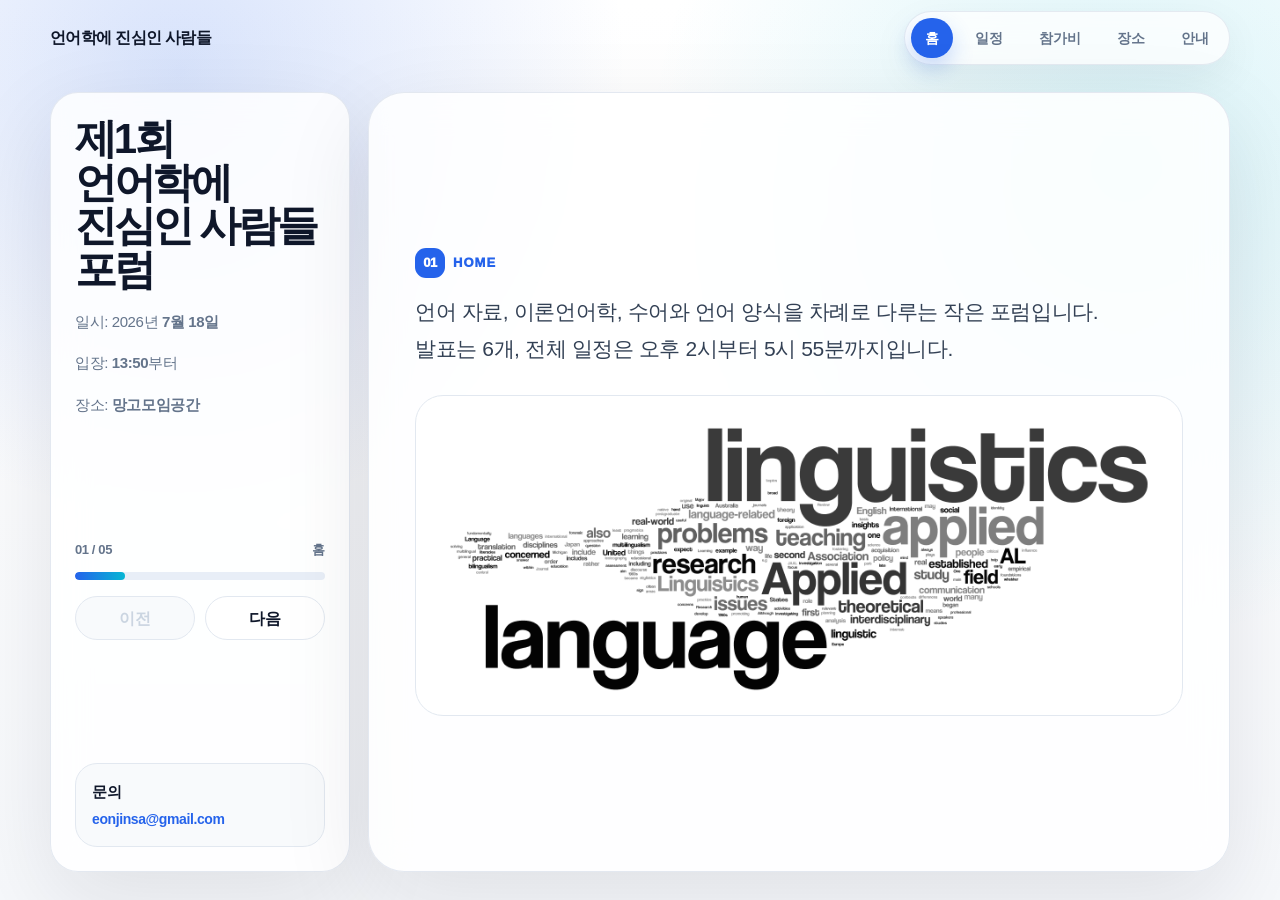
<file: index.html>
<!doctype html>
<html lang="ko">
<head>
  <meta charset="utf-8" />
  <meta name="viewport" content="width=device-width, initial-scale=1" />
  <meta name="description" content="제1회 언어학에 진심인 사람들 포럼 안내: 일정, 장소, 참가비, 오시는 길" />
  <title>제1회 언어학에 진심인 사람들 포럼</title>
  <link rel="stylesheet" href="assets/site.css" />
</head>
<body>
  <div class="app">
    <header>
      <div class="topbar">
        <div class="brand" aria-label="언어학에 진심인 사람들">
          <span>언어학에 진심인 사람들</span>
        </div>

        <nav class="chapter-tabs" aria-label="챕터 이동" role="tablist">
          <button class="tab is-active" type="button" data-chapter="intro" role="tab" aria-selected="true">홈</button>
          <button class="tab" type="button" data-chapter="schedule" role="tab" aria-selected="false">일정</button>
          <button class="tab" type="button" data-chapter="fee" role="tab" aria-selected="false">참가비</button>
          <button class="tab" type="button" data-chapter="venue" role="tab" aria-selected="false">장소</button>
          <button class="tab" type="button" data-chapter="contact" role="tab" aria-selected="false">안내</button>
        </nav>
      </div>
    </header>

    <main class="deck">
      <aside class="side" aria-label="챕터 컨트롤">
        <div class="side-main">
          <h2 class="side-title">제1회 언어학에 진심인 사람들 포럼</h2>
          <p class="side-copy">일시: 2026년 <b>7월 18일</b></p>
          <p class="side-copy">입장: <b>13:50</b>부터</p>
          <p class="side-copy">장소: <b>망고모임공간</b></p>
        </div>

        <div>
          <nav class="mobile-tabs" aria-label="모바일 챕터 이동" role="tablist">
            <button class="tab is-active" type="button" data-chapter="intro" role="tab" aria-selected="true">홈</button>
            <button class="tab" type="button" data-chapter="schedule" role="tab" aria-selected="false">일정</button>
            <button class="tab" type="button" data-chapter="fee" role="tab" aria-selected="false">참가비</button>
            <button class="tab" type="button" data-chapter="venue" role="tab" aria-selected="false">장소</button>
            <button class="tab" type="button" data-chapter="contact" role="tab" aria-selected="false">안내</button>
          </nav>

          <div class="progress-wrap" aria-label="챕터 진행률">
            <div class="progress-top">
              <span id="chapterCount">01 / 05</span>
              <span id="chapterName">Home</span>
            </div>
            <div class="progress" aria-hidden="true"><span id="progressBar"></span></div>
          </div>

          <div class="side-actions">
            <button class="nav-button" type="button" id="prevChapter">이전</button>
            <button class="nav-button" type="button" id="nextChapter">다음</button>
          </div>
        </div>

        <div class="contact-box">
          <strong>문의</strong>
          <a href="mailto:eonjinsa@gmail.com">eonjinsa@gmail.com</a>
        </div>
      </aside>

      <section class="panel" aria-live="polite">
        <article class="chapter" data-panel="intro" role="tabpanel">
          <div>
            <span class="chapter-kicker"><span class="chapter-number">01</span> Home</span>
            <p class="lead">
              언어 자료, 이론언어학, 수어와 언어 양식을 차례로 다루는 작은 포럼입니다.
              발표는 6개, 전체 일정은 오후 2시부터 5시 55분까지입니다.
            </p>
          </div>

          <figure class="linguistics-card" aria-label="언어학 포럼 이미지">
            <img src="assets/linguistics.png" alt="언어학 포럼 이미지" />
          </figure>
        </article>

        <article class="chapter" data-panel="schedule" role="tabpanel" hidden>
          <div class="chapter-header">
            <div>
              <span class="chapter-kicker"><span class="chapter-number">02</span> Schedule</span>
              <h2>일정</h2>
            </div>
          </div>

          <div>
            <div class="part-tabs" role="tablist" aria-label="일정 세부 챕터">
              <button class="part-button is-active" type="button" data-part="part1" role="tab" aria-selected="true">1부</button>
              <button class="part-button" type="button" data-part="part2" role="tab" aria-selected="false">2부</button>
              <button class="part-button" type="button" data-part="part3" role="tab" aria-selected="false">3부</button>
              <button class="part-button" type="button" data-part="flow" role="tab" aria-selected="false">전체 흐름</button>
            </div>

            <div class="part-panel schedule-box" data-part-panel="part1">
              <article class="slot muted-row">
                <div class="time">14:00–14:05</div>
                <div><h3>개회 및 일정 안내</h3></div>
              </article>
              <article class="slot">
                <div class="time">14:05–14:30</div>
                <div>
                  <h3><a class="talk-link" href="talks/navajo-lexicon.html">현 나바호어 사전의 어휘 제시 체계 개선 방안</a></h3>
                  <div class="meta">사전학 · 기술언어학 · 형태론</div>
                </div>
              </article>
              <article class="slot">
                <div class="time">14:30–14:55</div>
                <div>
                  <h3><a class="talk-link" href="talks/khitan-loanwords.html">거란어 내 한국어족 차용어에 대한 재검토 - Vovin(2017)에 대한 고찰</a></h3>
                  <div class="meta">역사비교언어학 · 거란어 · 국어사</div>
                </div>
              </article>
              <article class="slot muted-row">
                <div class="time">14:55–15:25</div>
                <div><h3>1부 질의응답 및 휴식</h3></div>
              </article>
            </div>

            <div class="part-panel schedule-box" data-part-panel="part2" hidden>
              <article class="slot">
                <div class="time">15:25–15:50</div>
                <div>
                  <h3><a class="talk-link" href="talks/arabic-nonconcatenative.html">비연결형태론에서 나타나는 기저형 설정의 문제와 형태론과 음운론 접면 현상: 아랍어를 중심으로</a></h3>
                  <div class="meta">비연결형태론 · 음운론 · 아랍어 · 어휘부 · 보편문법</div>
                </div>
              </article>
              <article class="slot">
                <div class="time">15:50–16:15</div>
                <div>
                  <h3><a class="talk-link" href="talks/korean-cue-competition.html">한국어 문장 처리에서의 단서 경쟁: 어순 도치와 격조사 약화를 중심으로</a></h3>
                  <div class="meta">통사론 · 심리언어학 · 한국어 처리</div>
                </div>
              </article>
              <article class="slot muted-row">
                <div class="time">16:15–16:45</div>
                <div><h3>2부 질의응답 및 휴식</h3></div>
              </article>
            </div>

            <div class="part-panel schedule-box" data-part-panel="part3" hidden>
              <article class="slot">
                <div class="time">16:45–17:10</div>
                <div>
                  <h3><a class="talk-link" href="talks/sign-nonlinearity-info.html">수화언어의 비선형성, 즉 동시성과 그 정보이론적 함의</a></h3>
                  <div class="meta">수어음운론 · 수어음성학 · 정보이론</div>
                </div>
              </article>
              <article class="slot">
                <div class="time">17:10–17:35</div>
                <div>
                  <h3><a class="talk-link" href="talks/classifiers-spoken-signed.html">명사 범주를 동사에 표시하는 독특한 방법: 오스트레일리아 북부 언어들과 한국수어를 비교하며</a></h3>
                  <div class="meta">수어학 · 언어유형론 · 분류사</div>
                </div>
              </article>
              <article class="slot muted-row">
                <div class="time">17:35–17:55</div>
                <div><h3>3부 질의응답 및 폐회</h3></div>
              </article>
            </div>

            <div class="part-panel schedule-box" data-part-panel="flow" hidden>
              <article class="slot"><div class="time">14:00</div><div><h3>개회</h3><div class="meta">일정 안내 후 1부 시작</div></div></article>
              <article class="slot"><div class="time">14:05</div><div><h3>1부 · 개별 언어 자료와 언어 기술</h3><div class="meta">발표 2개 · Q&amp;A · 휴식</div></div></article>
              <article class="slot"><div class="time">15:25</div><div><h3>2부 · 이론언어학</h3><div class="meta">발표 2개 · Q&amp;A · 휴식</div></div></article>
              <article class="slot"><div class="time">16:45</div><div><h3>3부 · 수어와 언어 양식</h3><div class="meta">발표 2개 · Q&amp;A · 폐회</div></div></article>
            </div>
          </div>
        </article>

        <article class="chapter" data-panel="fee" role="tabpanel" hidden>
          <div>
            <span class="chapter-kicker"><span class="chapter-number">03</span> Fee</span>
            <h2>참가비</h2>
            <p class="lead">참가 유형에 따라 아래 금액으로 운영됩니다. 납부와 비대면 접속 안내는 신청자에게 별도로 전달됩니다.</p>
          </div>

          <div class="fee-grid">
            <article class="fee-card">
              <strong>성인 참가</strong>
              <span>10,000원</span>
              <p>현장 참석 성인 참가자 기준입니다.</p>
            </article>
            <article class="fee-card">
              <strong>미성년자 참가</strong>
              <span>5,000원</span>
              <p>현장 참석 미성년자 참가자 기준입니다.</p>
            </article>
            <article class="fee-card">
              <strong>비대면 참가</strong>
              <span>5,000원</span>
              <p>온라인으로 참여하는 참가자 기준입니다.</p>
            </article>
          </div>

          <div class="info-card">
            <strong>입장 안내</strong>
            <p>현장 입장은 오후 1시 50분부터 가능합니다.</p>
          </div>
        </article>

        <article class="chapter" data-panel="venue" role="tabpanel" hidden>
          <div>
            <span class="chapter-kicker"><span class="chapter-number">04</span> Venue</span>
            <h2>장소</h2>
            <p class="lead">행사장은 강남역 인근의 망고모임공간입니다.</p>
          </div>

          <div class="route-layout">
            <div class="route-card">
              <p class="address">서울특별시 서초구 서초대로77길 9<br />9층 망고모임공간</p>
              <br> <br />
              <ol class="route-list">
                <li>강남역 10번 출구 이용을 권장합니다.</li>
                <li>서초대로77길 안쪽으로 이동합니다.</li>
                <li>건물 도착 후 엘리베이터로 9층까지 올라오시면 됩니다.</li>
              </ol>
            </div>

            <figure class="map-card">
              <img src="assets/mango-location-map.jpg" alt="강남역 주변 망고모임공간 위치 지도" onerror="this.parentElement.classList.add('missing'); this.remove();" />
              <div class="map-fallback">지도 이미지는 <code>assets/mango-location-map.jpg</code>를 불러옵니다.</div>
            </figure>
          </div>
        </article>

        <article class="chapter" data-panel="contact" role="tabpanel" hidden>
          <div>
            <span class="chapter-kicker"><span class="chapter-number">05</span> Guide</span>
            <h2>운영 안내</h2>
          </div>

          <div class="notice-grid">
            <article class="notice-card">
              <strong>발표 시간</strong>
              <p>각 발표는 25분으로 진행합니다.</p>
            </article>
            <article class="notice-card">
              <strong>질의응답</strong>
              <p>질의응답은 각 부가 끝난 뒤 15분 동안 종합적으로 진행합니다.</p>
            </article>
            <article class="notice-card">
              <strong>휴식</strong>
              <p>1부와 2부 종료 후 각각 15분의 휴식 시간이 있습니다.</p>
            </article>
          </div>

          <div class="two-col">
            <div class="info-card">
              <strong>포럼 구성</strong>
              <p>1부는 개별 언어 자료와 언어 기술, 2부는 이론언어학, 3부는 수어와 언어 양식을 다룹니다.</p>
            </div>
          </div>
        </article>
      </section>
    </main>
  </div>

  <script src="assets/site.js"></script>
</body>
</html>
</file>
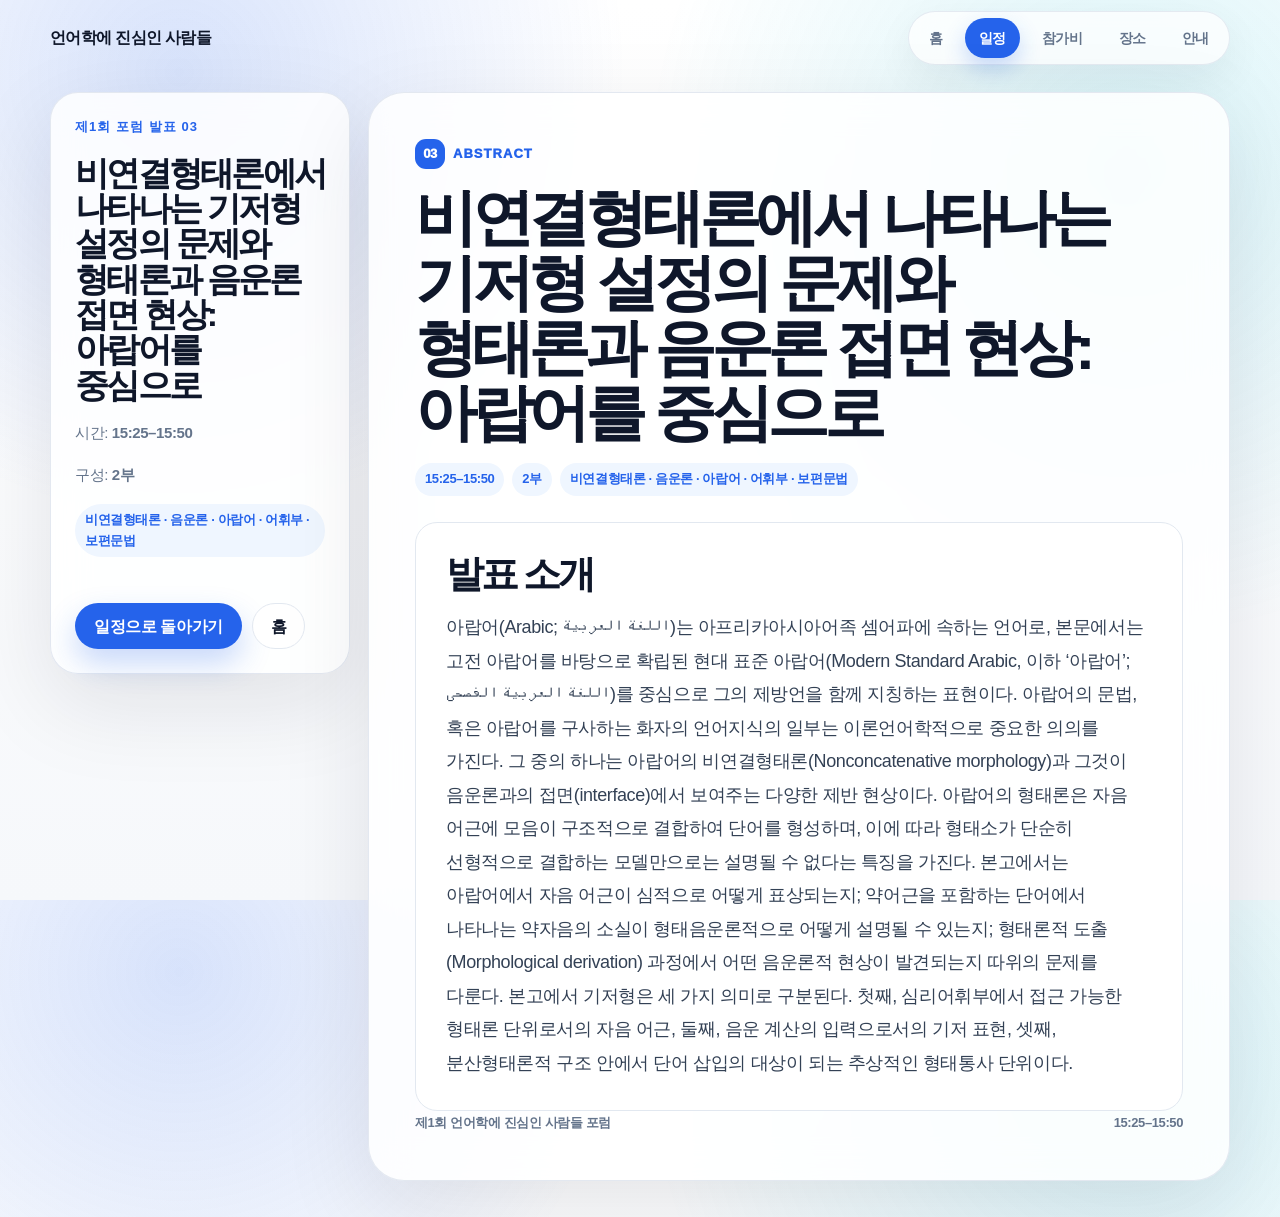
<file: talks/arabic-nonconcatenative.html>
<!doctype html>
<html lang="ko">
<head>
  <meta charset="utf-8" />
  <meta name="viewport" content="width=device-width, initial-scale=1" />
  <meta name="description" content="비연결형태론에서 나타나는 기저형 설정의 문제와 형태론과 음운론 접면 현상: 아랍어를 중심으로 발표 소개" />
  <title>비연결형태론에서 나타나는 기저형 설정의 문제와 형태론과 음운론 접면 현상: 아랍어를 중심으로 | 제1회 언어학에 진심인 사람들 포럼</title>
  <link rel="stylesheet" href="../assets/site.css" />
</head>
<body class="talk-page">
  <header>
    <div class="topbar">
      <div class="brand" aria-label="언어학에 진심인 사람들">
        <a href="../index.html#intro">언어학에 진심인 사람들</a>
      </div>

        <nav class="chapter-tabs" aria-label="챕터 이동">
          <a class="tab" href="../index.html#intro">홈</a>
          <a class="tab is-active" href="../index.html#schedule">일정</a>
          <a class="tab" href="../index.html#fee">참가비</a>
          <a class="tab" href="../index.html#venue">장소</a>
          <a class="tab" href="../index.html#contact">안내</a>
        </nav>
    </div>
  </header>

  <main class="talk-shell">
    <aside class="side talk-side" aria-label="발표 정보">
      <div class="side-main">
        <p class="event-label">제1회 포럼 발표 03</p>
        <h2 class="side-title">비연결형태론에서 나타나는 기저형 설정의 문제와 형태론과 음운론 접면 현상: 아랍어를 중심으로</h2>
        <p class="side-copy">시간: <b>15:25–15:50</b></p>
        <p class="side-copy">구성: <b>2부</b></p>
        <div class="talk-tags"><span>비연결형태론 · 음운론 · 아랍어 · 어휘부 · 보편문법</span></div>
      </div>
      <div class="back-row">
        <a class="cta primary" href="../index.html#schedule">일정으로 돌아가기</a>
        <a class="cta secondary" href="../index.html#intro">홈</a>
      </div>
    </aside>

    <section class="panel talk-panel" aria-label="발표 소개 본문">
      <article class="talk-content">
        <span class="chapter-kicker"><span class="chapter-number">03</span> Abstract</span>
        <h1 class="talk-title">비연결형태론에서 나타나는 기저형 설정의 문제와 형태론과 음운론 접면 현상: 아랍어를 중심으로</h1>
        <div class="talk-badges">
          <span>15:25–15:50</span>
          <span>2부</span>
          <span>비연결형태론 · 음운론 · 아랍어 · 어휘부 · 보편문법</span>
        </div>

        <section class="abstract-card">
          <h2>발표 소개</h2>
              <p>아랍어(Arabic; اللغة العربية)는 아프리카아시아어족 셈어파에 속하는 언어로, 본문에서는 고전 아랍어를 바탕으로 확립된 현대 표준 아랍어(Modern Standard Arabic, 이하 ‘아랍어’; اللغة العربية الفصحى)를 중심으로 그의 제방언을 함께 지칭하는 표현이다. 아랍어의 문법, 혹은 아랍어를 구사하는 화자의 언어지식의 일부는 이론언어학적으로 중요한 의의를 가진다. 그 중의 하나는 아랍어의 비연결형태론(Nonconcatenative morphology)과 그것이 음운론과의 접면(interface)에서 보여주는 다양한 제반 현상이다. 아랍어의 형태론은 자음 어근에 모음이 구조적으로 결합하여 단어를 형성하며, 이에 따라 형태소가 단순히 선형적으로 결합하는 모델만으로는 설명될 수 없다는 특징을 가진다. 본고에서는 아랍어에서 자음 어근이 심적으로 어떻게 표상되는지; 약어근을 포함하는 단어에서 나타나는 약자음의 소실이 형태음운론적으로 어떻게 설명될 수 있는지; 형태론적 도출(Morphological derivation) 과정에서 어떤 음운론적 현상이 발견되는지 따위의 문제를 다룬다. 본고에서 기저형은 세 가지 의미로 구분된다. 첫째, 심리어휘부에서 접근 가능한 형태론 단위로서의 자음 어근, 둘째, 음운 계산의 입력으로서의 기저 표현, 셋째, 분산형태론적 구조 안에서 단어 삽입의 대상이 되는 추상적인 형태통사 단위이다.</p>  
          </section>

        <div class="chapter-footer">
          <span>제1회 언어학에 진심인 사람들 포럼</span>
          <span>15:25–15:50</span>
        </div>
      </article>
    </section>
  </main>
</body>
</html>
</file>
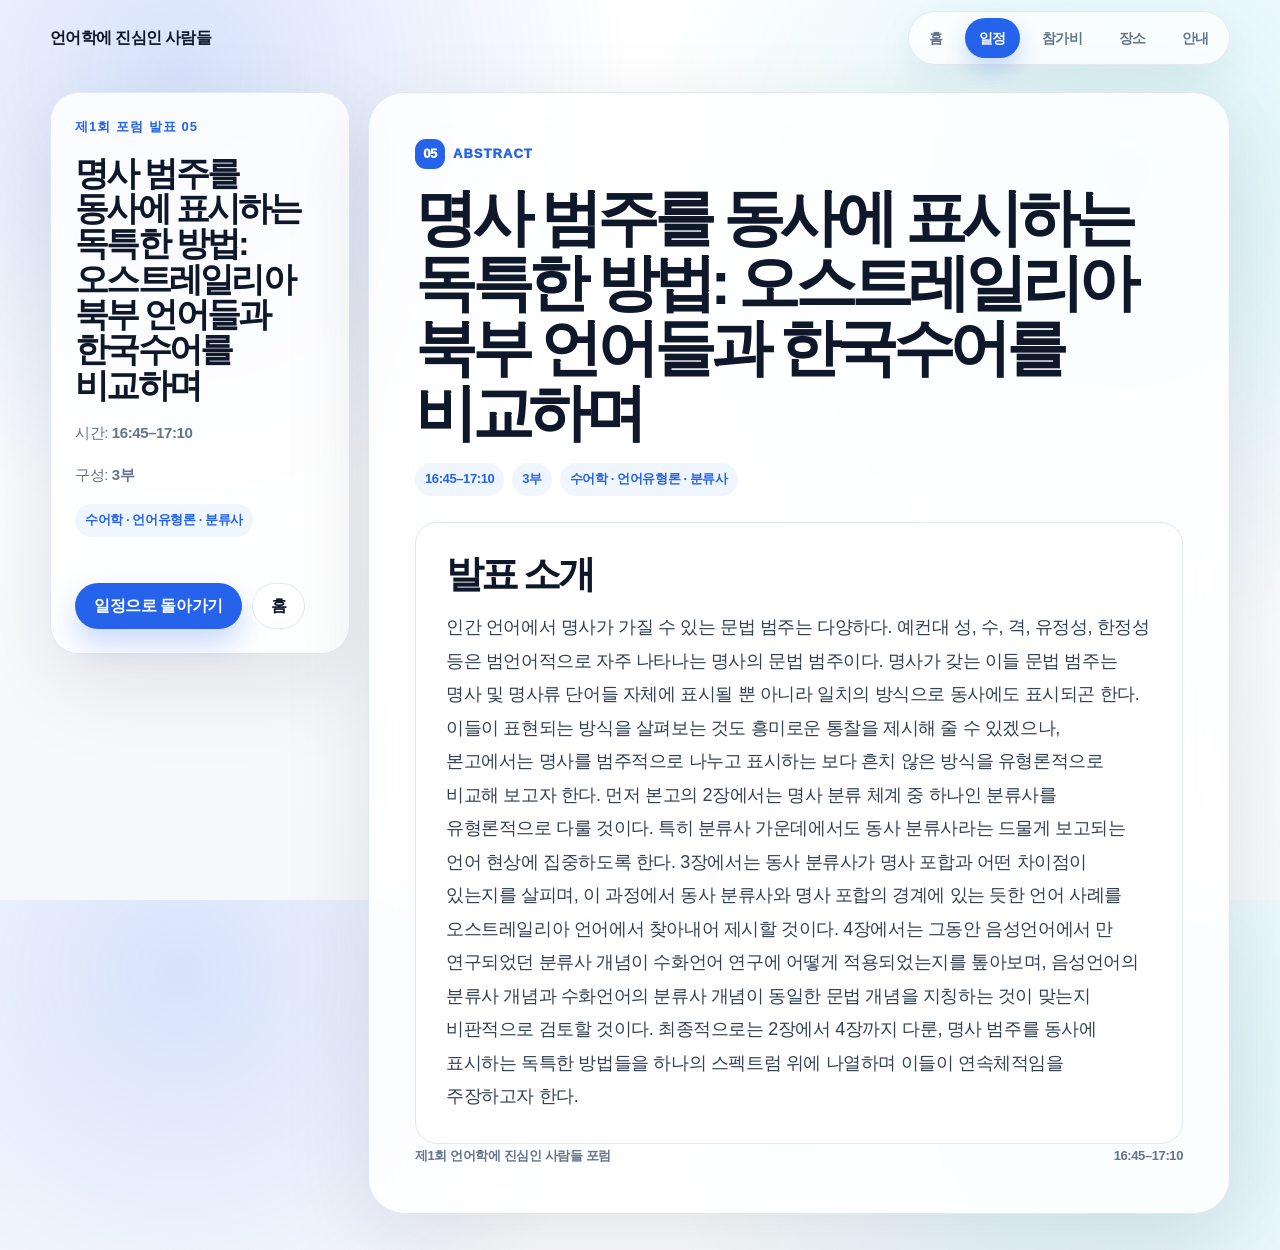
<file: talks/classifiers-spoken-signed.html>
<!doctype html>
<html lang="ko">
<head>
  <meta charset="utf-8" />
  <meta name="viewport" content="width=device-width, initial-scale=1" />
  <meta name="description" content="명사 범주를 동사에 표시하는 독특한 방법: 오스트레일리아 북부 언어들과 한국수어를 비교하며 발표 소개" />
  <title>명사 범주를 동사에 표시하는 독특한 방법: 오스트레일리아 북부 언어들과 한국수어를 비교하며 | 제1회 언어학에 진심인 사람들 포럼</title>
  <link rel="stylesheet" href="../assets/site.css" />
</head>
<body class="talk-page">
  <header>
    <div class="topbar">
      <div class="brand" aria-label="언어학에 진심인 사람들">
        <a href="../index.html#intro">언어학에 진심인 사람들</a>
      </div>

        <nav class="chapter-tabs" aria-label="챕터 이동">
          <a class="tab" href="../index.html#intro">홈</a>
          <a class="tab is-active" href="../index.html#schedule">일정</a>
          <a class="tab" href="../index.html#fee">참가비</a>
          <a class="tab" href="../index.html#venue">장소</a>
          <a class="tab" href="../index.html#contact">안내</a>
        </nav>
    </div>
  </header>

  <main class="talk-shell">
    <aside class="side talk-side" aria-label="발표 정보">
      <div class="side-main">
        <p class="event-label">제1회 포럼 발표 05</p>
        <h2 class="side-title">명사 범주를 동사에 표시하는 독특한 방법: 오스트레일리아 북부 언어들과 한국수어를 비교하며</h2>
        <p class="side-copy">시간: <b>16:45–17:10</b></p>
        <p class="side-copy">구성: <b>3부</b></p>
        <div class="talk-tags"><span>수어학 · 언어유형론 · 분류사</span></div>
      </div>
      <div class="back-row">
        <a class="cta primary" href="../index.html#schedule">일정으로 돌아가기</a>
        <a class="cta secondary" href="../index.html#intro">홈</a>
      </div>
    </aside>

    <section class="panel talk-panel" aria-label="발표 소개 본문">
      <article class="talk-content">
        <span class="chapter-kicker"><span class="chapter-number">05</span> Abstract</span>
        <h1 class="talk-title">명사 범주를 동사에 표시하는 독특한 방법: 오스트레일리아 북부 언어들과 한국수어를 비교하며</h1>
        <div class="talk-badges">
          <span>16:45–17:10</span>
          <span>3부</span>
          <span>수어학 · 언어유형론 · 분류사</span>
        </div>

        <section class="abstract-card">
          <h2>발표 소개</h2>
              <p>인간 언어에서 명사가 가질 수 있는 문법 범주는 다양하다. 예컨대 성, 수, 격, 유정성, 한정성 등은
범언어적으로 자주 나타나는 명사의 문법 범주이다. 명사가 갖는 이들 문법 범주는 명사 및 명사류
단어들 자체에 표시될 뿐 아니라 일치의 방식으로 동사에도 표시되곤 한다. 이들이 표현되는 방식을
살펴보는 것도 흥미로운 통찰을 제시해 줄 수 있겠으나, 본고에서는 명사를 범주적으로 나누고 표시하는
보다 흔치 않은 방식을 유형론적으로 비교해 보고자 한다.
먼저 본고의 2장에서는 명사 분류 체계 중 하나인 분류사를 유형론적으로 다룰 것이다. 특히 분류사
가운데에서도 동사 분류사라는 드물게 보고되는 언어 현상에 집중하도록 한다. 3장에서는 동사 분류사가
명사 포합과 어떤 차이점이 있는지를 살피며, 이 과정에서 동사 분류사와 명사 포합의 경계에 있는
듯한 언어 사례를 오스트레일리아 언어에서 찾아내어 제시할 것이다. 4장에서는 그동안 음성언어에서
만 연구되었던 분류사 개념이 수화언어 연구에 어떻게 적용되었는지를 톺아보며, 음성언어의 분류사
개념과 수화언어의 분류사 개념이 동일한 문법 개념을 지칭하는 것이 맞는지 비판적으로 검토할 것이다.
최종적으로는 2장에서 4장까지 다룬, 명사 범주를 동사에 표시하는 독특한 방법들을 하나의 스펙트럼
위에 나열하며 이들이 연속체적임을 주장하고자 한다.
</p>
        </section>

        <div class="chapter-footer">
          <span>제1회 언어학에 진심인 사람들 포럼</span>
          <span>16:45–17:10</span>
        </div>
      </article>
    </section>
  </main>
</body>
</html>
</file>
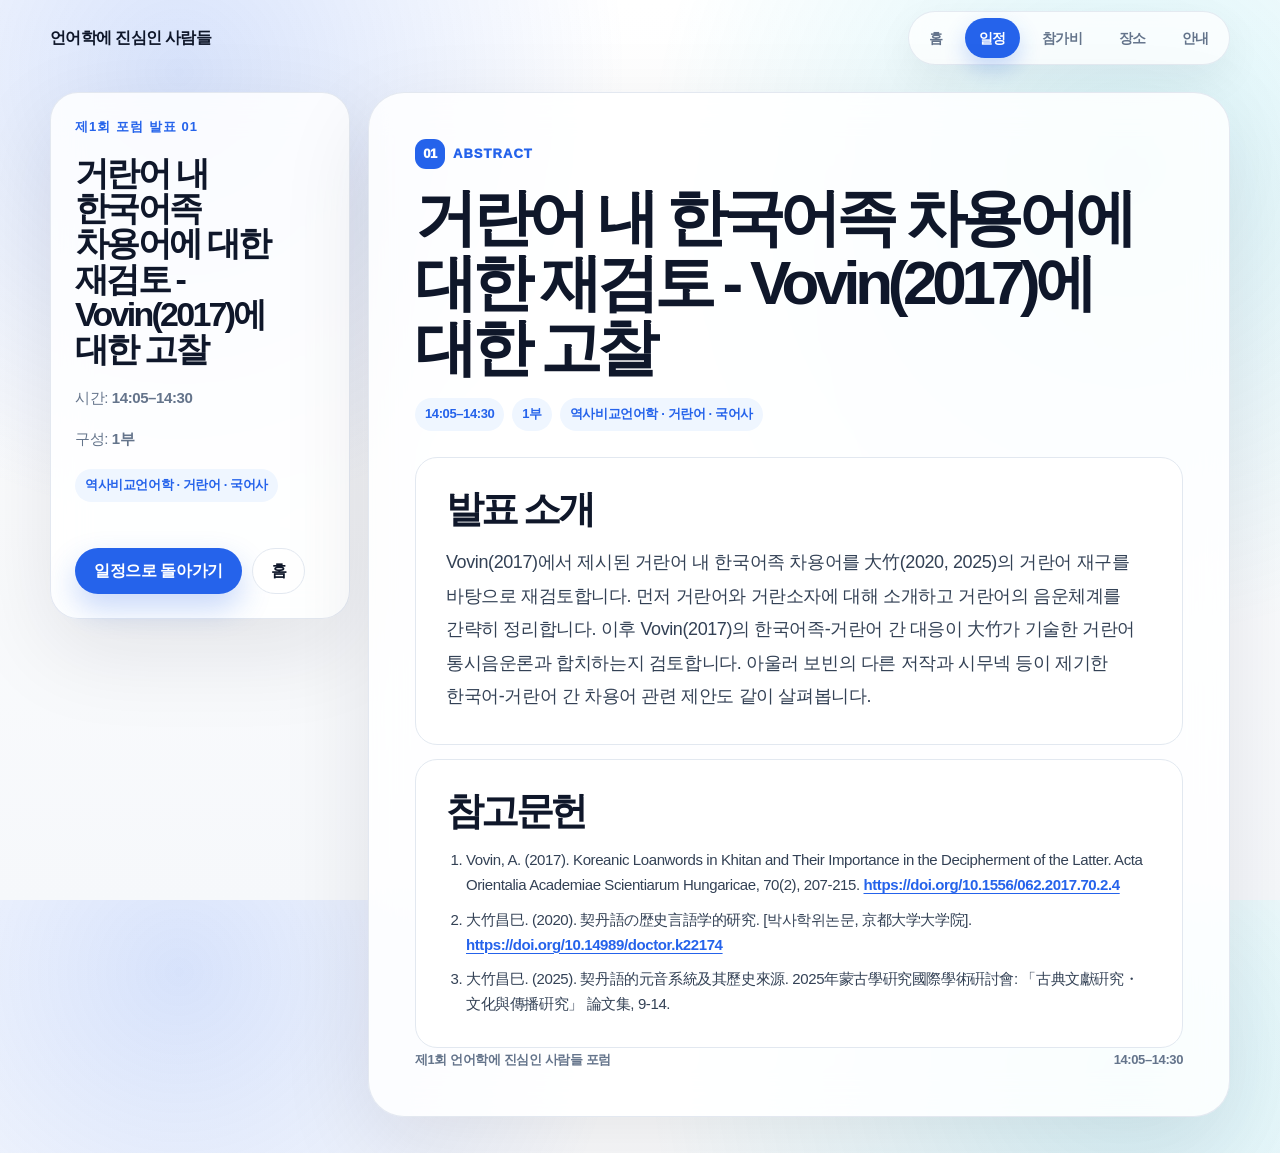
<file: talks/khitan-loanwords.html>
<!doctype html>
<html lang="ko">
<head>
  <meta charset="utf-8" />
  <meta name="viewport" content="width=device-width, initial-scale=1" />
  <meta name="description" content="거란어 내 한국어족 차용어에 대한 재검토 - Vovin(2017)에 대한 고찰 발표 소개" />
  <title>거란어 내 한국어족 차용어에 대한 재검토 - Vovin(2017)에 대한 고찰 | 제1회 언어학에 진심인 사람들 포럼</title>
  <link rel="stylesheet" href="../assets/site.css" />
</head>
<body class="talk-page">
  <header>
    <div class="topbar">
      <div class="brand" aria-label="언어학에 진심인 사람들">
        <a href="../index.html#intro">언어학에 진심인 사람들</a>
      </div>

        <nav class="chapter-tabs" aria-label="챕터 이동">
          <a class="tab" href="../index.html#intro">홈</a>
          <a class="tab is-active" href="../index.html#schedule">일정</a>
          <a class="tab" href="../index.html#fee">참가비</a>
          <a class="tab" href="../index.html#venue">장소</a>
          <a class="tab" href="../index.html#contact">안내</a>
        </nav>
    </div>
  </header>

  <main class="talk-shell">
    <aside class="side talk-side" aria-label="발표 정보">
      <div class="side-main">
        <p class="event-label">제1회 포럼 발표 01</p>
        <h2 class="side-title">거란어 내 한국어족 차용어에 대한 재검토 - Vovin(2017)에 대한 고찰</h2>
        <p class="side-copy">시간: <b>14:05–14:30</b></p>
        <p class="side-copy">구성: <b>1부</b></p>
        <div class="talk-tags"><span>역사비교언어학 · 거란어 · 국어사</span></div>
      </div>
      <div class="back-row">
        <a class="cta primary" href="../index.html#schedule">일정으로 돌아가기</a>
        <a class="cta secondary" href="../index.html#intro">홈</a>
      </div>
    </aside>

    <section class="panel talk-panel" aria-label="발표 소개 본문">
      <article class="talk-content">
        <span class="chapter-kicker"><span class="chapter-number">01</span> Abstract</span>
        <h1 class="talk-title">거란어 내 한국어족 차용어에 대한 재검토 - Vovin(2017)에 대한 고찰</h1>
        <div class="talk-badges">
          <span>14:05–14:30</span>
          <span>1부</span>
          <span>역사비교언어학 · 거란어 · 국어사</span>
        </div>

        <section class="abstract-card">
          <h2>발표 소개</h2>
              <p>Vovin(2017)에서 제시된 거란어 내 한국어족 차용어를 大竹(2020, 2025)의 거란어 재구를 바탕으로 재검토합니다. 먼저 거란어와 거란소자에 대해 소개하고 거란어의 음운체계를 간략히 정리합니다. 이후 Vovin(2017)의 한국어족-거란어 간 대응이 大竹가 기술한 거란어 통시음운론과 합치하는지 검토합니다. 아울러 보빈의 다른 저작과 시무넥 등이 제기한 한국어-거란어 간 차용어 관련 제안도 같이 살펴봅니다.</p>
        </section>

          <section class="abstract-card">
            <h2>참고문헌</h2>
            <ol class="references">
              <li>Vovin, A. (2017). Koreanic Loanwords in Khitan and Their Importance in the Decipherment of the Latter. Acta Orientalia Academiae Scientiarum Hungaricae, 70(2), 207-215. <a href="https://doi.org/10.1556/062.2017.70.2.4" target="_blank" rel="noopener">https://doi.org/10.1556/062.2017.70.2.4</a></li>
              <li>大竹昌巳. (2020). 契丹語の歴史言語学的研究. [박사학위논문, 京都大学大学院]. <a href="https://doi.org/10.14989/doctor.k22174" target="_blank" rel="noopener">https://doi.org/10.14989/doctor.k22174</a></li>
              <li>大竹昌巳. (2025). 契󠄁丹語的元音系統及其歷史來源. 2025年蒙古學硏究國際學術󠄁硏討會: 「古典文獻硏究・文化與傳播硏究」 論文集, 9-14.</li>
            </ol>
          </section>

        <div class="chapter-footer">
          <span>제1회 언어학에 진심인 사람들 포럼</span>
          <span>14:05–14:30</span>
        </div>
      </article>
    </section>
  </main>
</body>
</html>
</file>
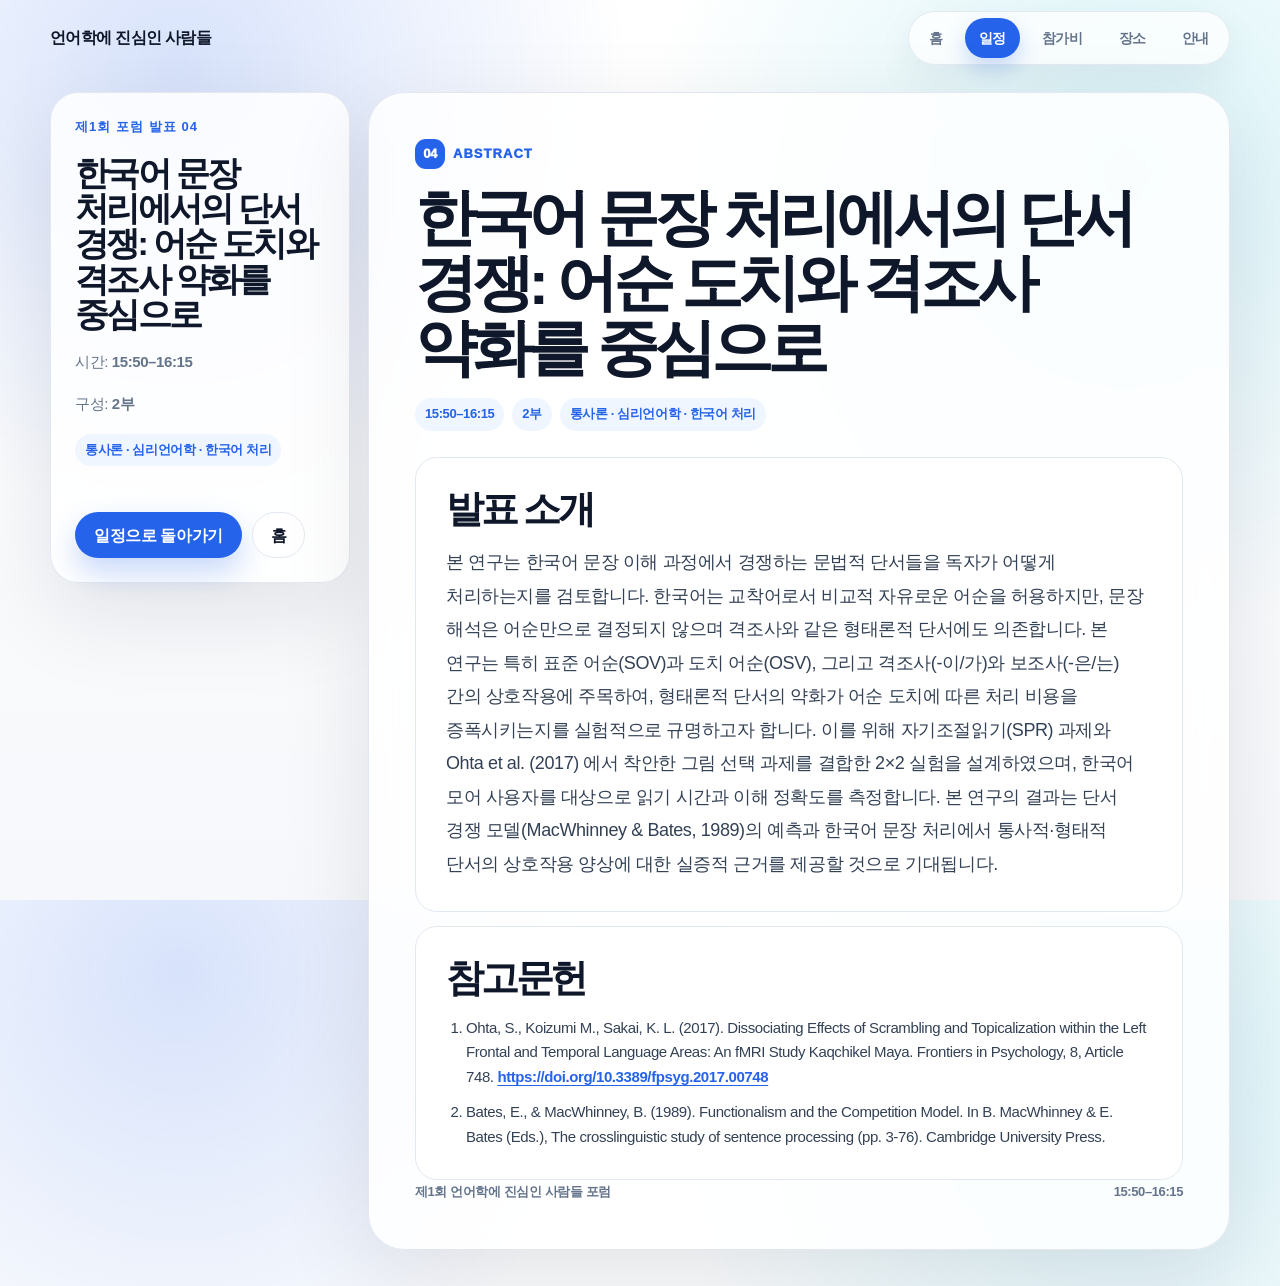
<file: talks/korean-cue-competition.html>
<!doctype html>
<html lang="ko">
<head>
  <meta charset="utf-8" />
  <meta name="viewport" content="width=device-width, initial-scale=1" />
  <meta name="description" content="한국어 문장 처리에서의 단서 경쟁: 어순 도치와 격조사 약화를 중심으로 발표 소개" />
  <title>한국어 문장 처리에서의 단서 경쟁: 어순 도치와 격조사 약화를 중심으로 | 제1회 언어학에 진심인 사람들 포럼</title>
  <link rel="stylesheet" href="../assets/site.css" />
</head>
<body class="talk-page">
  <header>
    <div class="topbar">
      <div class="brand" aria-label="언어학에 진심인 사람들">
        <a href="../index.html#intro">언어학에 진심인 사람들</a>
      </div>

        <nav class="chapter-tabs" aria-label="챕터 이동">
          <a class="tab" href="../index.html#intro">홈</a>
          <a class="tab is-active" href="../index.html#schedule">일정</a>
          <a class="tab" href="../index.html#fee">참가비</a>
          <a class="tab" href="../index.html#venue">장소</a>
          <a class="tab" href="../index.html#contact">안내</a>
        </nav>
    </div>
  </header>

  <main class="talk-shell">
    <aside class="side talk-side" aria-label="발표 정보">
      <div class="side-main">
        <p class="event-label">제1회 포럼 발표 04</p>
        <h2 class="side-title">한국어 문장 처리에서의 단서 경쟁: 어순 도치와 격조사 약화를 중심으로</h2>
        <p class="side-copy">시간: <b>15:50–16:15</b></p>
        <p class="side-copy">구성: <b>2부</b></p>
        <div class="talk-tags"><span>통사론 · 심리언어학 · 한국어 처리</span></div>
      </div>
      <div class="back-row">
        <a class="cta primary" href="../index.html#schedule">일정으로 돌아가기</a>
        <a class="cta secondary" href="../index.html#intro">홈</a>
      </div>
    </aside>

    <section class="panel talk-panel" aria-label="발표 소개 본문">
      <article class="talk-content">
        <span class="chapter-kicker"><span class="chapter-number">04</span> Abstract</span>
        <h1 class="talk-title">한국어 문장 처리에서의 단서 경쟁: 어순 도치와 격조사 약화를 중심으로</h1>
        <div class="talk-badges">
          <span>15:50–16:15</span>
          <span>2부</span>
          <span>통사론 · 심리언어학 · 한국어 처리</span>
        </div>

        <section class="abstract-card">
          <h2>발표 소개</h2>
              <p>본 연구는 한국어 문장 이해 과정에서 경쟁하는 문법적 단서들을 독자가 어떻게 처리하는지를 검토합니다. 한국어는 교착어로서 비교적 자유로운 어순을 허용하지만, 문장 해석은 어순만으로 결정되지 않으며 격조사와 같은 형태론적 단서에도 의존합니다. 본 연구는 특히 표준 어순(SOV)과 도치 어순(OSV), 그리고 격조사(-이/가)와 보조사(-은/는) 간의 상호작용에 주목하여, 형태론적 단서의 약화가 어순 도치에 따른 처리 비용을 증폭시키는지를 실험적으로 규명하고자 합니다. 이를 위해 자기조절읽기(SPR) 과제와 Ohta et al. (2017) 에서 착안한 그림 선택 과제를 결합한 2×2 실험을 설계하였으며, 한국어 모어 사용자를 대상으로 읽기 시간과 이해 정확도를 측정합니다. 본 연구의 결과는 단서 경쟁 모델(MacWhinney &amp; Bates, 1989)의 예측과 한국어 문장 처리에서 통사적·형태적 단서의 상호작용 양상에 대한 실증적 근거를 제공할 것으로 기대됩니다.</p>
        </section>

          <section class="abstract-card">
            <h2>참고문헌</h2>
            <ol class="references">
              <li>Ohta, S., Koizumi M., Sakai, K. L. (2017). Dissociating Effects of Scrambling and Topicalization within the Left Frontal and Temporal Language Areas: An fMRI Study Kaqchikel Maya. Frontiers in Psychology, 8, Article 748. <a href="https://doi.org/10.3389/fpsyg.2017.00748" target="_blank" rel="noopener">https://doi.org/10.3389/fpsyg.2017.00748</a></li>
              <li>Bates, E., &amp; MacWhinney, B. (1989). Functionalism and the Competition Model. In B. MacWhinney &amp; E. Bates (Eds.), The crosslinguistic study of sentence processing (pp. 3-76). Cambridge University Press.</li>
            </ol>
          </section>

        <div class="chapter-footer">
          <span>제1회 언어학에 진심인 사람들 포럼</span>
          <span>15:50–16:15</span>
        </div>
      </article>
    </section>
  </main>
</body>
</html>
</file>
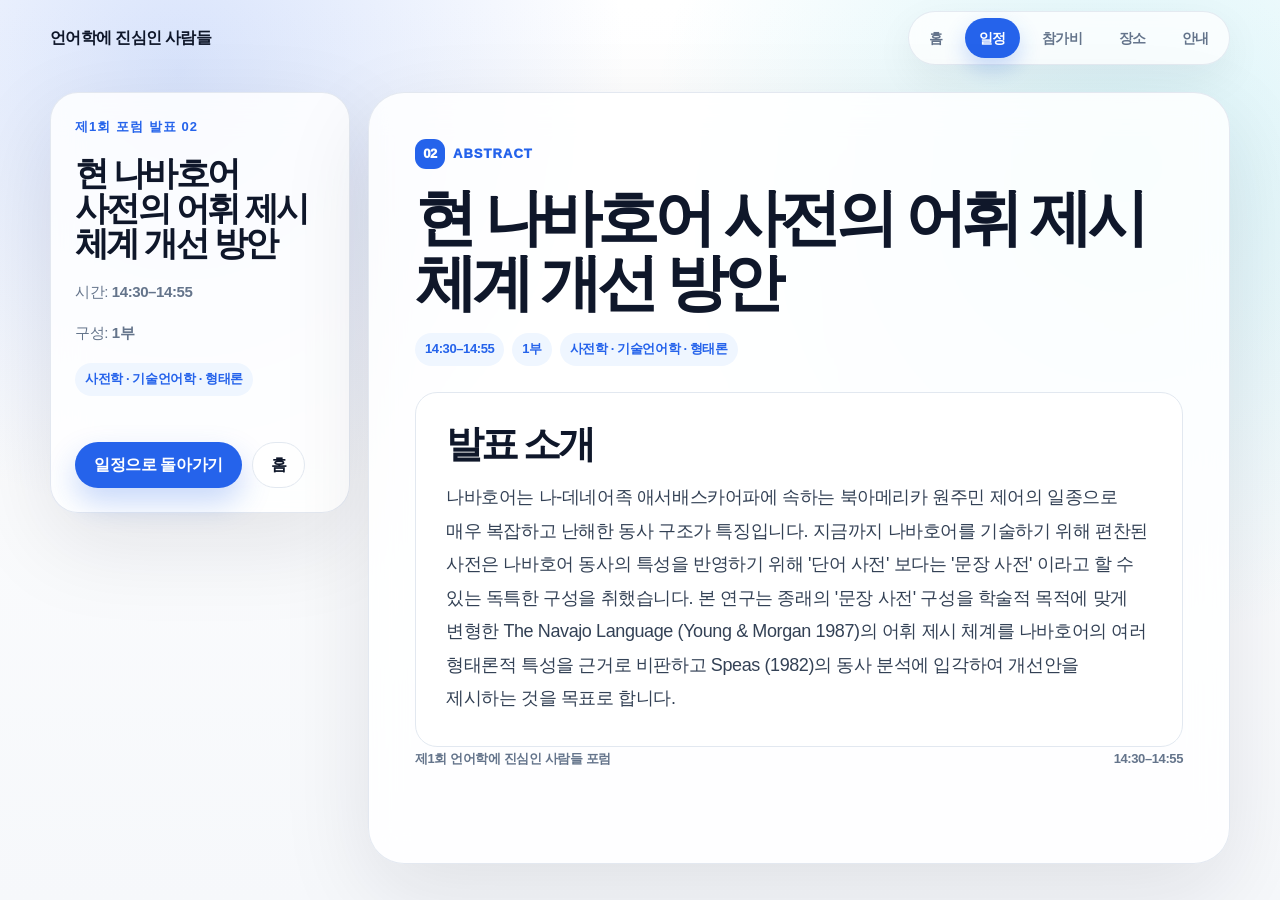
<file: talks/navajo-lexicon.html>
<!doctype html>
<html lang="ko">
<head>
  <meta charset="utf-8" />
  <meta name="viewport" content="width=device-width, initial-scale=1" />
  <meta name="description" content="현 나바호어 사전의 어휘 제시 체계 개선 방안" />
  <title>현 나바호어 사전의 어휘 제시 체계 개선 방안 | 제1회 언어학에 진심인 사람들 포럼</title>
  <link rel="stylesheet" href="../assets/site.css" />
</head>
<body class="talk-page">
  <header>
    <div class="topbar">
      <div class="brand" aria-label="언어학에 진심인 사람들">
        <a href="../index.html#intro">언어학에 진심인 사람들</a>
      </div>

        <nav class="chapter-tabs" aria-label="챕터 이동">
          <a class="tab" href="../index.html#intro">홈</a>
          <a class="tab is-active" href="../index.html#schedule">일정</a>
          <a class="tab" href="../index.html#fee">참가비</a>
          <a class="tab" href="../index.html#venue">장소</a>
          <a class="tab" href="../index.html#contact">안내</a>
        </nav>
    </div>
  </header>

  <main class="talk-shell">
    <aside class="side talk-side" aria-label="발표 정보">
      <div class="side-main">
        <p class="event-label">제1회 포럼 발표 02</p>
        <h2 class="side-title">현 나바호어 사전의 어휘 제시 체계 개선 방안</h2>
        <p class="side-copy">시간: <b>14:30–14:55</b></p>
        <p class="side-copy">구성: <b>1부</b></p>
        <div class="talk-tags"><span>사전학 · 기술언어학 · 형태론</span></div>
      </div>
      <div class="back-row">
        <a class="cta primary" href="../index.html#schedule">일정으로 돌아가기</a>
        <a class="cta secondary" href="../index.html#intro">홈</a>
      </div>
    </aside>

    <section class="panel talk-panel" aria-label="발표 소개 본문">
      <article class="talk-content">
        <span class="chapter-kicker"><span class="chapter-number">02</span> Abstract</span>
        <h1 class="talk-title">현 나바호어 사전의 어휘 제시 체계 개선 방안</h1>
        <div class="talk-badges">
          <span>14:30–14:55</span>
          <span>1부</span>
          <span>사전학 · 기술언어학 · 형태론</span>
        </div>

        <section class="abstract-card">
          <h2>발표 소개</h2>
              <p>나바호어는 나-데네어족 애서배스카어파에 속하는 북아메리카 원주민 제어의 일종으로 매우 복잡하고 난해한 동사 구조가 특징입니다. 지금까지 나바호어를 기술하기 위해 편찬된 사전은 나바호어 동사의 특성을 반영하기 위해 &#x27;단어 사전&#x27; 보다는 &#x27;문장 사전&#x27; 이라고 할 수 있는 독특한 구성을 취했습니다. 본 연구는 종래의 &#x27;문장 사전&#x27; 구성을 학술적 목적에 맞게 변형한 The Navajo Language (Young &amp; Morgan 1987)의 어휘 제시 체계를 나바호어의 여러 형태론적 특성을 근거로 비판하고 Speas (1982)의 동사 분석에 입각하여 개선안을 제시하는 것을 목표로 합니다.</p>
        </section>

        <div class="chapter-footer">
          <span>제1회 언어학에 진심인 사람들 포럼</span>
          <span>14:30–14:55</span>
        </div>
      </article>
    </section>
  </main>
</body>
</html>
</file>
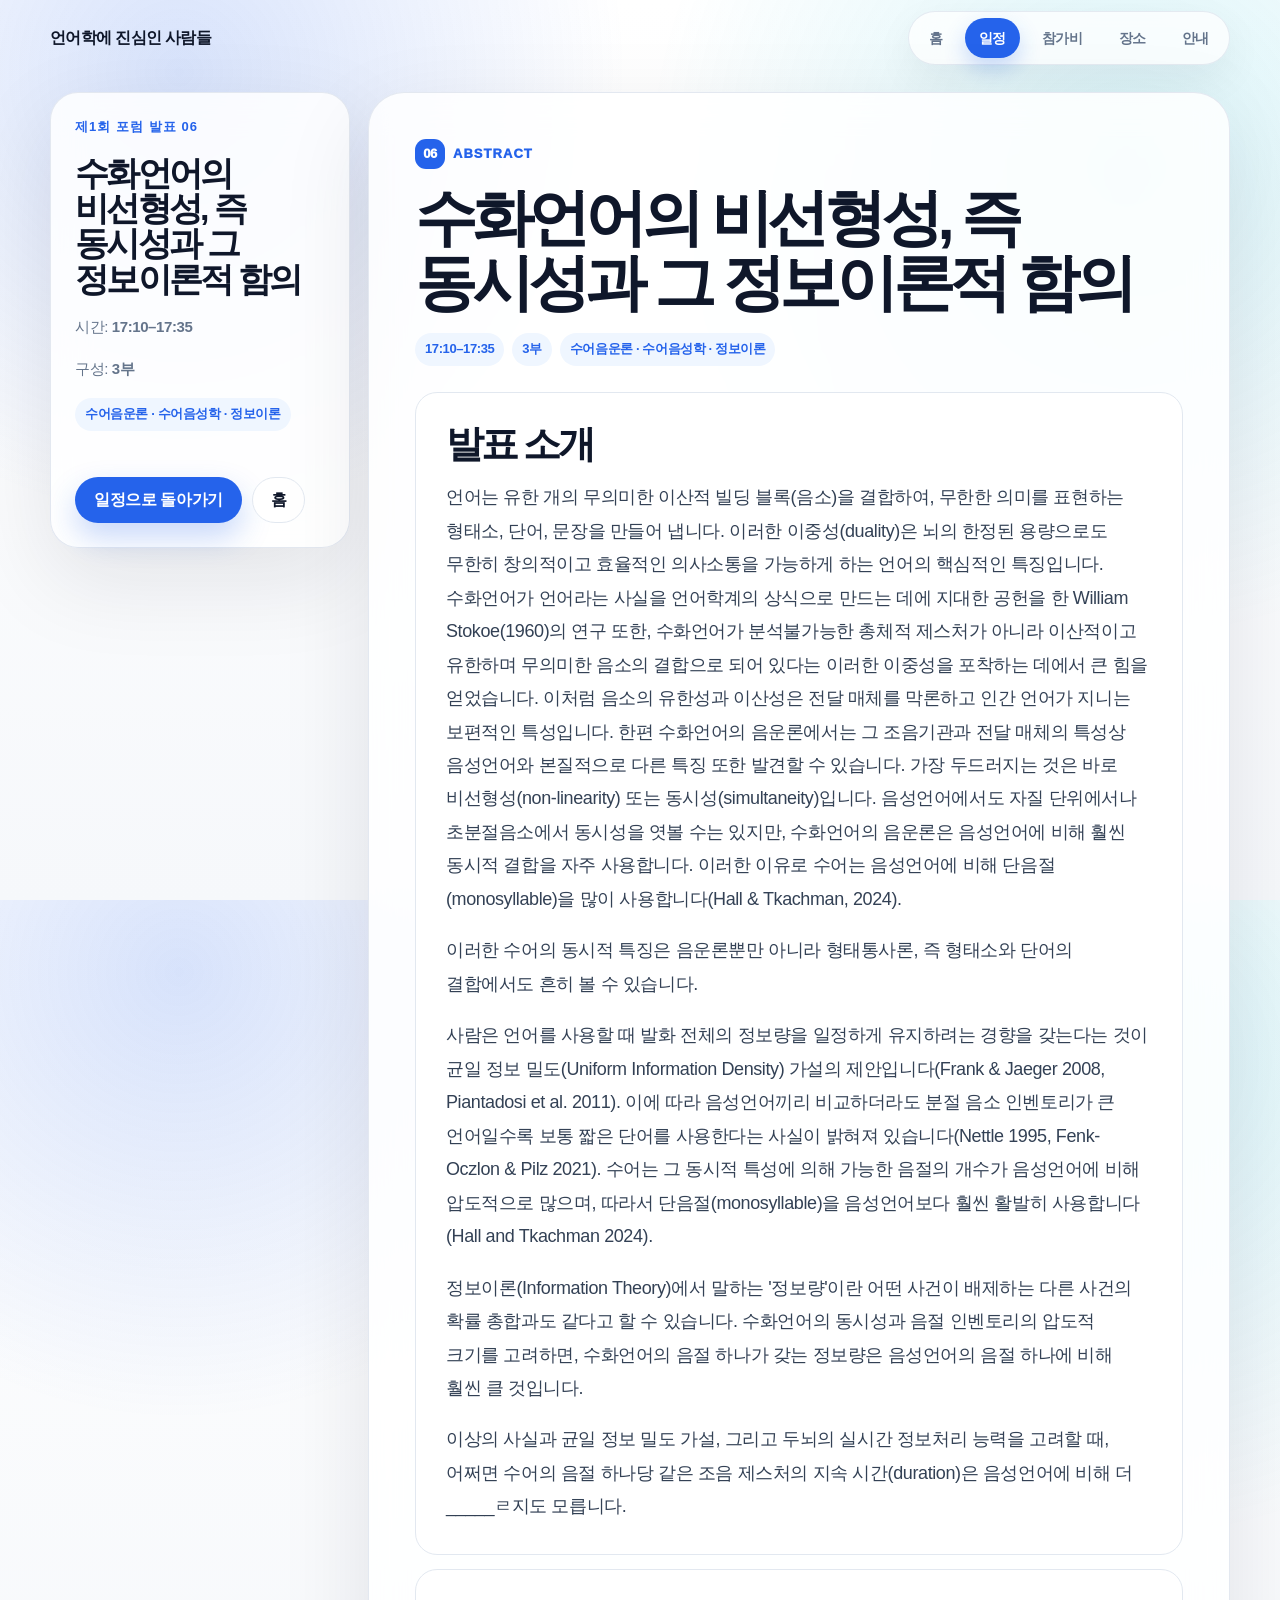
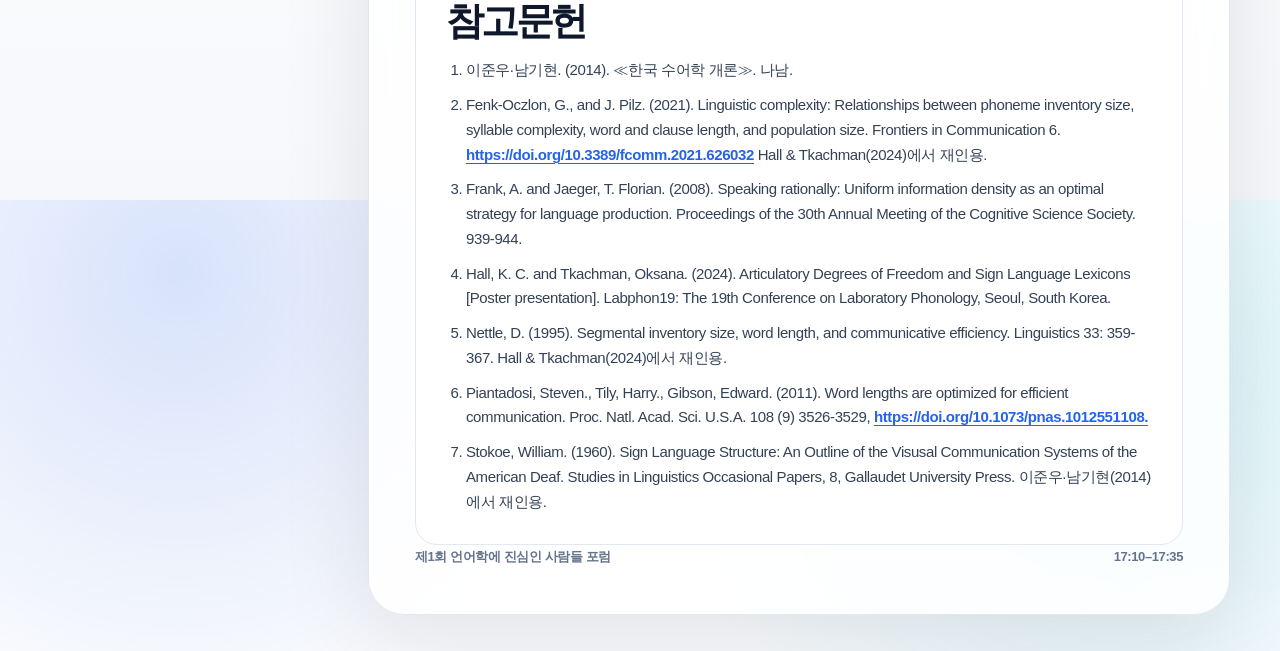
<file: talks/sign-nonlinearity-info.html>
<!doctype html>
<html lang="ko">
<head>
  <meta charset="utf-8" />
  <meta name="viewport" content="width=device-width, initial-scale=1" />
  <meta name="description" content="수화언어의 비선형성, 즉 동시성과 그 정보이론적 함의 발표 소개" />
  <title>수화언어의 비선형성, 즉 동시성과 그 정보이론적 함의 | 제1회 언어학에 진심인 사람들 포럼</title>
  <link rel="stylesheet" href="../assets/site.css" />
</head>
<body class="talk-page">
  <header>
    <div class="topbar">
      <div class="brand" aria-label="언어학에 진심인 사람들">
        <a href="../index.html#intro">언어학에 진심인 사람들</a>
      </div>

        <nav class="chapter-tabs" aria-label="챕터 이동">
          <a class="tab" href="../index.html#intro">홈</a>
          <a class="tab is-active" href="../index.html#schedule">일정</a>
          <a class="tab" href="../index.html#fee">참가비</a>
          <a class="tab" href="../index.html#venue">장소</a>
          <a class="tab" href="../index.html#contact">안내</a>
        </nav>
    </div>
  </header>

  <main class="talk-shell">
    <aside class="side talk-side" aria-label="발표 정보">
      <div class="side-main">
        <p class="event-label">제1회 포럼 발표 06</p>
        <h2 class="side-title">수화언어의 비선형성, 즉 동시성과 그 정보이론적 함의</h2>
        <p class="side-copy">시간: <b>17:10–17:35</b></p>
        <p class="side-copy">구성: <b>3부</b></p>
        <div class="talk-tags"><span>수어음운론 · 수어음성학 · 정보이론</span></div>
      </div>
      <div class="back-row">
        <a class="cta primary" href="../index.html#schedule">일정으로 돌아가기</a>
        <a class="cta secondary" href="../index.html#intro">홈</a>
      </div>
    </aside>

    <section class="panel talk-panel" aria-label="발표 소개 본문">
      <article class="talk-content">
        <span class="chapter-kicker"><span class="chapter-number">06</span> Abstract</span>
        <h1 class="talk-title">수화언어의 비선형성, 즉 동시성과 그 정보이론적 함의</h1>
        <div class="talk-badges">
          <span>17:10–17:35</span>
          <span>3부</span>
          <span>수어음운론 · 수어음성학 · 정보이론</span>
        </div>

        <section class="abstract-card">
          <h2>발표 소개</h2>
              <p>언어는 유한 개의 무의미한 이산적 빌딩 블록(음소)을 결합하여, 무한한 의미를 표현하는 형태소, 단어, 문장을 만들어 냅니다. 이러한 이중성(duality)은 뇌의 한정된 용량으로도 무한히 창의적이고 효율적인 의사소통을 가능하게 하는 언어의 핵심적인 특징입니다. 수화언어가 언어라는 사실을 언어학계의 상식으로 만드는 데에 지대한 공헌을 한 William Stokoe(1960)의 연구 또한, 수화언어가 분석불가능한 총체적 제스처가 아니라 이산적이고 유한하며 무의미한 음소의 결합으로 되어 있다는 이러한 이중성을 포착하는 데에서 큰 힘을 얻었습니다. 이처럼 음소의 유한성과 이산성은 전달 매체를 막론하고 인간 언어가 지니는 보편적인 특성입니다. 한편 수화언어의 음운론에서는 그 조음기관과 전달 매체의 특성상 음성언어와 본질적으로 다른 특징 또한 발견할 수 있습니다. 가장 두드러지는 것은 바로 비선형성(non-linearity) 또는 동시성(simultaneity)입니다. 음성언어에서도 자질 단위에서나 초분절음소에서 동시성을 엿볼 수는 있지만, 수화언어의 음운론은 음성언어에 비해 훨씬 동시적 결합을 자주 사용합니다. 이러한 이유로 수어는 음성언어에 비해 단음절(monosyllable)을 많이 사용합니다(Hall &amp; Tkachman, 2024).</p>
              <p>이러한 수어의 동시적 특징은 음운론뿐만 아니라 형태통사론, 즉 형태소와 단어의 결합에서도 흔히 볼 수 있습니다.</p>
              <p>사람은 언어를 사용할 때 발화 전체의 정보량을 일정하게 유지하려는 경향을 갖는다는 것이 균일 정보 밀도(Uniform Information Density) 가설의 제안입니다(Frank &amp; Jaeger 2008, Piantadosi et al. 2011). 이에 따라 음성언어끼리 비교하더라도 분절 음소 인벤토리가 큰 언어일수록 보통 짧은 단어를 사용한다는 사실이 밝혀져 있습니다(Nettle 1995, Fenk-Oczlon &amp; Pilz 2021). 수어는 그 동시적 특성에 의해 가능한 음절의 개수가 음성언어에 비해 압도적으로 많으며, 따라서 단음절(monosyllable)을 음성언어보다 훨씬 활발히 사용합니다(Hall and Tkachman 2024).</p>
              <p>정보이론(Information Theory)에서 말하는 &#x27;정보량&#x27;이란 어떤 사건이 배제하는 다른 사건의 확률 총합과도 같다고 할 수 있습니다. 수화언어의 동시성과 음절 인벤토리의 압도적 크기를 고려하면, 수화언어의 음절 하나가 갖는 정보량은 음성언어의 음절 하나에 비해 훨씬 클 것입니다.</p>
              <p>이상의 사실과 균일 정보 밀도 가설, 그리고 두뇌의 실시간 정보처리 능력을 고려할 때, 어쩌면 수어의 음절 하나당 같은 조음 제스처의 지속 시간(duration)은 음성언어에 비해 더 _____ㄹ지도 모릅니다.</p>
        </section>

          <section class="abstract-card">
            <h2>참고문헌</h2>
            <ol class="references">
              <li>이준우·남기현. (2014). ≪한국 수어학 개론≫. 나남.</li>
              <li>Fenk-Oczlon, G., and J. Pilz. (2021). Linguistic complexity: Relationships between phoneme inventory size, syllable complexity, word and clause length, and population size. Frontiers in Communication 6. <a href="https://doi.org/10.3389/fcomm.2021.626032" target="_blank" rel="noopener">https://doi.org/10.3389/fcomm.2021.626032</a> Hall &amp; Tkachman(2024)에서 재인용.</li>
              <li>Frank, A. and Jaeger, T. Florian. (2008). Speaking rationally: Uniform information density as an optimal strategy for language production. Proceedings of the 30th Annual Meeting of the Cognitive Science Society. 939-944.</li>
              <li>Hall, K. C. and Tkachman, Oksana. (2024). Articulatory Degrees of Freedom and Sign Language Lexicons [Poster presentation]. Labphon19: The 19th Conference on Laboratory Phonology, Seoul, South Korea.</li>
              <li>Nettle, D. (1995). Segmental inventory size, word length, and communicative efficiency. Linguistics 33: 359-367. Hall &amp; Tkachman(2024)에서 재인용.</li>
              <li>Piantadosi, Steven., Tily, Harry., Gibson, Edward. (2011). Word lengths are optimized for efficient communication. Proc. Natl. Acad. Sci. U.S.A. 108 (9) 3526-3529, <a href="https://doi.org/10.1073/pnas.1012551108." target="_blank" rel="noopener">https://doi.org/10.1073/pnas.1012551108.</a></li>
              <li>Stokoe, William. (1960). Sign Language Structure: An Outline of the Visusal Communication Systems of the American Deaf. Studies in Linguistics Occasional Papers, 8, Gallaudet University Press. 이준우·남기현(2014)에서 재인용.</li>
            </ol>
          </section>

        <div class="chapter-footer">
          <span>제1회 언어학에 진심인 사람들 포럼</span>
          <span>17:10–17:35</span>
        </div>
      </article>
    </section>
  </main>
</body>
</html>
</file>
<file: assets/site.css>
:root {
  --bg: #f6f8fb;
  --panel: #ffffff;
  --panel-2: #f8fafc;
  --ink: #0f172a;
  --muted: #64748b;
  --line: #e2e8f0;
  --accent: #2563eb;
  --accent-dark: #1d4ed8;
  --accent-soft: #eff6ff;
  --cyan: #06b6d4;
  --green: #10b981;
  --radius: 28px;
  --shadow: 0 30px 90px rgba(15, 23, 42, 0.10);
}

* { box-sizing: border-box; }

html,
body { height: 100%; }

body {
  margin: 0;
  overflow: hidden;
  background:
    radial-gradient(circle at 14% 8%, rgba(37, 99, 235, 0.18), transparent 28rem),
    radial-gradient(circle at 88% 18%, rgba(6, 182, 212, 0.15), transparent 30rem),
    linear-gradient(180deg, #ffffff 0%, var(--bg) 100%);
  color: var(--ink);
  font-family: -apple-system, BlinkMacSystemFont, "Apple SD Gothic Neo", "Noto Sans KR", "Malgun Gothic", sans-serif;
  line-height: 1.58;
  letter-spacing: -0.025em;
  word-break: keep-all;
}

button,
a {
  font: inherit;
  color: inherit;
}

.app {
  min-height: 100svh;
  display: grid;
  grid-template-rows: auto 1fr;
}

.topbar {
  width: min(1180px, calc(100% - 36px));
  margin: 0 auto;
  min-height: 76px;
  display: flex;
  align-items: center;
  justify-content: space-between;
  gap: 24px;
}

.brand {
  display: inline-flex;
  align-items: center;
  gap: 10px;
  min-width: max-content;
  font-weight: 900;
  letter-spacing: -0.04em;
}

.brand a {
  text-decoration: none;
}

.brand-mark {
  width: 34px;
  height: 34px;
  display: grid;
  place-items: center;
  border-radius: 12px;
  color: #fff;
  background: linear-gradient(135deg, var(--accent), var(--cyan));
  box-shadow: 0 10px 24px rgba(37, 99, 235, 0.22);
  font-size: 13px;
  letter-spacing: -0.08em;
}

.chapter-tabs {
  display: flex;
  align-items: center;
  gap: 8px;
  padding: 6px;
  border: 1px solid rgba(226, 232, 240, 0.9);
  border-radius: 999px;
  background: rgba(255, 255, 255, 0.75);
  backdrop-filter: blur(16px);
  box-shadow: 0 14px 40px rgba(15, 23, 42, 0.06);
}

.tab {
  display: inline-flex;
  align-items: center;
  justify-content: center;
  appearance: none;
  border: 0;
  border-radius: 999px;
  background: transparent;
  color: var(--muted);
  cursor: pointer;
  padding: 9px 14px;
  font-size: 14px;
  font-weight: 800;
  text-decoration: none;
  transition: background 160ms ease, color 160ms ease, box-shadow 160ms ease;
}

.tab:hover {
  color: var(--accent);
  background: var(--accent-soft);
}

.tab.is-active {
  color: #fff;
  background: var(--accent);
  box-shadow: 0 10px 22px rgba(37, 99, 235, 0.24);
}

.deck {
  width: min(1180px, calc(100% - 36px));
  height: calc(100svh - 76px);
  min-height: 0;
  margin: 0 auto;
  padding: 16px 0 28px;
  display: grid;
  grid-template-columns: 300px minmax(0, 1fr);
  gap: 18px;
}

.side,
.panel {
  min-height: 0;
  border: 1px solid rgba(226, 232, 240, 0.96);
  background: rgba(255, 255, 255, 0.84);
  backdrop-filter: blur(18px);
  box-shadow: var(--shadow);
}

.side {
  border-radius: var(--radius);
  padding: 24px;
  display: flex;
  flex-direction: column;
  justify-content: space-between;
  gap: 24px;
}

.event-label {
  margin: 0 0 18px;
  color: var(--accent);
  font-size: 13px;
  font-weight: 900;
  letter-spacing: 0.08em;
  text-transform: uppercase;
}

.side-title {
  margin: 0;
  font-size: clamp(28px, 3.6vw, 42px);
  line-height: 1.04;
  letter-spacing: -0.08em;
}

.side-copy {
  margin: 18px 0 0;
  color: var(--muted);
  font-size: 15px;
}

.progress-wrap {
  display: grid;
  gap: 12px;
}

.progress-top {
  display: flex;
  align-items: center;
  justify-content: space-between;
  gap: 14px;
  color: var(--muted);
  font-size: 13px;
  font-weight: 850;
}

.progress {
  height: 8px;
  overflow: hidden;
  border-radius: 999px;
  background: #e8eef7;
}

.progress span {
  display: block;
  width: 20%;
  height: 100%;
  border-radius: inherit;
  background: linear-gradient(90deg, var(--accent), var(--cyan));
  transition: width 260ms ease;
}

.side-actions {
  display: grid;
  grid-template-columns: 1fr 1fr;
  gap: 10px;
  margin-top: 16px;
}

.nav-button,
.cta,
.part-button {
  appearance: none;
  cursor: pointer;
  border: 1px solid var(--line);
  background: var(--panel);
  border-radius: 999px;
  font-weight: 900;
  transition: transform 160ms ease, background 160ms ease, color 160ms ease, border-color 160ms ease, box-shadow 160ms ease;
}

.nav-button {
  min-height: 44px;
  color: var(--ink);
}

.nav-button:hover,
.cta.secondary:hover,
.part-button:hover {
  transform: translateY(-1px);
  border-color: rgba(37, 99, 235, 0.35);
  color: var(--accent);
}

.nav-button:disabled {
  cursor: not-allowed;
  color: #cbd5e1;
  transform: none;
  background: #f8fafc;
}

.contact-box {
  padding: 16px;
  border-radius: 22px;
  background: var(--panel-2);
  border: 1px solid var(--line);
  color: var(--muted);
  font-size: 14px;
}

.contact-box strong {
  display: block;
  margin-bottom: 4px;
  color: var(--ink);
  font-size: 15px;
}

.contact-box a {
  text-decoration: none;
  color: var(--accent);
  font-weight: 900;
}

.panel {
  position: relative;
  overflow: hidden;
  border-radius: calc(var(--radius) + 8px);
}

.chapter {
  height: 100%;
  padding: clamp(26px, 4vw, 46px);
  display: grid;
  align-content: center;
  gap: 28px;
  animation: chapterIn 260ms ease both;
}

.chapter[hidden] { display: none !important; }

@keyframes chapterIn {
  from { opacity: 0; transform: translateX(18px); }
  to { opacity: 1; transform: translateX(0); }
}

.chapter-header {
  display: flex;
  align-items: flex-start;
  justify-content: space-between;
  gap: 24px;
}

.chapter-kicker {
  display: inline-flex;
  align-items: center;
  gap: 8px;
  margin-bottom: 16px;
  color: var(--accent);
  font-size: 13px;
  font-weight: 950;
  letter-spacing: 0.08em;
  text-transform: uppercase;
}

.chapter-number {
  width: 30px;
  height: 30px;
  display: inline-grid;
  place-items: center;
  border-radius: 11px;
  color: #fff;
  background: var(--accent);
  letter-spacing: -0.04em;
}

h1,
h2,
h3,
p { margin-top: 0; }

h1 {
  max-width: 760px;
  margin-bottom: 20px;
  font-size: clamp(46px, 7vw, 82px);
  line-height: 0.98;
  letter-spacing: -0.09em;
}

h2 {
  margin-bottom: 12px;
  font-size: clamp(34px, 5vw, 64px);
  line-height: 1.02;
  letter-spacing: -0.085em;
}

.lead {
  max-width: 720px;
  margin-bottom: 0;
  color: #334155;
  font-size: clamp(17px, 2vw, 21px);
  line-height: 1.72;
}

.mini-note {
  color: var(--muted);
  font-size: 14px;
  font-weight: 800;
}

.hero-actions {
  display: flex;
  flex-wrap: wrap;
  gap: 10px;
  margin-top: 26px;
}

.cta {
  min-height: 46px;
  padding: 0 18px;
  text-decoration: none;
  display: inline-flex;
  align-items: center;
  justify-content: center;
}

.cta.primary {
  border-color: transparent;
  color: #fff;
  background: var(--accent);
  box-shadow: 0 14px 30px rgba(37, 99, 235, 0.25);
}

.cta.primary:hover {
  background: var(--accent-dark);
  transform: translateY(-1px);
}

.cta.secondary {
  color: var(--ink);
  background: #fff;
}

.summary-grid {
  display: grid;
  grid-template-columns: repeat(4, minmax(0, 1fr));
  gap: 10px;
}

.summary-card,
.info-card,
.fee-card,
.route-card,
.slot,
.notice-card,
.abstract-card {
  border: 1px solid var(--line);
  border-radius: 22px;
  background: #fff;
}

.summary-card {
  padding: 18px;
  min-height: 118px;
}

.label {
  display: block;
  margin-bottom: 10px;
  color: var(--muted);
  font-size: 13px;
  font-weight: 850;
}

.value {
  display: block;
  font-size: 18px;
  font-weight: 950;
  line-height: 1.35;
  letter-spacing: -0.045em;
}

.two-col {
  display: grid;
  grid-template-columns: 0.88fr 1.12fr;
  gap: 18px;
  align-items: start;
}

.info-card { padding: 22px; }

.info-card strong {
  display: block;
  margin-bottom: 10px;
  font-size: 18px;
  letter-spacing: -0.05em;
}

.info-card p,
.route-card p,
.notice-card p { margin-bottom: 0; color: var(--muted); }

.fee-grid {
  display: grid;
  grid-template-columns: repeat(3, minmax(0, 1fr));
  gap: 12px;
}

.fee-card {
  position: relative;
  overflow: hidden;
  padding: 24px;
  min-height: 190px;
}

.fee-card::after {
  content: "";
  position: absolute;
  width: 136px;
  height: 136px;
  right: -58px;
  bottom: -62px;
  border-radius: 999px;
  background: rgba(37, 99, 235, 0.10);
}

.fee-card:nth-child(2)::after { background: rgba(6, 182, 212, 0.12); }
.fee-card:nth-child(3)::after { background: rgba(16, 185, 129, 0.12); }

.fee-card strong {
  display: block;
  margin-bottom: 18px;
  color: var(--muted);
  font-size: 14px;
}

.fee-card span {
  display: block;
  color: var(--accent);
  font-size: clamp(34px, 5vw, 48px);
  font-weight: 950;
  line-height: 1;
  letter-spacing: -0.08em;
}

.fee-card p {
  position: relative;
  z-index: 1;
  margin: 18px 0 0;
  color: var(--muted);
  font-size: 14px;
}

.part-tabs {
  display: flex;
  flex-wrap: wrap;
  gap: 8px;
  margin-bottom: 16px;
}

.part-button {
  padding: 9px 14px;
  color: var(--muted);
  font-size: 14px;
  background: #fff;
}

.part-button.is-active {
  color: #fff;
  border-color: transparent;
  background: var(--accent);
  box-shadow: 0 10px 22px rgba(37, 99, 235, 0.20);
}

.part-panel[hidden] { display: none !important; }

.schedule-box { display: grid; gap: 10px; }

.slot {
  display: grid;
  grid-template-columns: 128px minmax(0, 1fr);
  gap: 18px;
  padding: 16px 18px;
}

.time {
  color: var(--accent);
  font-variant-numeric: tabular-nums;
  font-weight: 950;
  white-space: nowrap;
}

.slot h3 {
  margin: 0;
  font-size: 18px;
  font-weight: 850;
  line-height: 1.45;
  letter-spacing: -0.045em;
}

.talk-link {
  position: relative;
  display: inline-flex;
  align-items: baseline;
  gap: 8px;
  color: var(--ink);
  text-decoration: none;
  transition: color 160ms ease;
}

.talk-link::after {
  content: "발표 소개";
  flex: 0 0 auto;
  align-self: center;
  padding: 4px 8px;
  border-radius: 999px;
  color: var(--accent);
  background: var(--accent-soft);
  font-size: 12px;
  font-weight: 950;
  letter-spacing: -0.02em;
  opacity: 0.95;
}

.talk-link:hover,
.talk-link:focus-visible {
  color: var(--accent);
}

.meta {
  margin-top: 6px;
  color: var(--muted);
  font-size: 14px;
}

.muted-row { background: var(--panel-2); }
.muted-row .time,
.muted-row h3 { color: var(--muted); }

.route-layout {
  display: grid;
  grid-template-columns: minmax(0, 0.9fr) minmax(0, 1.1fr);
  gap: 18px;
  align-items: start;
}

.route-card { padding: 22px; }

.address {
  margin: 0 0 18px;
  font-size: clamp(24px, 3vw, 34px);
  font-weight: 950;
  line-height: 1.25;
  letter-spacing: -0.075em;
}

.route-list {
  margin: 0;
  padding: 0;
  list-style: none;
  display: grid;
  gap: 10px;
  counter-reset: step;
}

.route-list li {
  position: relative;
  padding-left: 34px;
  color: var(--muted);
}

.route-list li::before {
  content: counter(step);
  counter-increment: step;
  position: absolute;
  top: 1px;
  left: 0;
  width: 22px;
  height: 22px;
  display: grid;
  place-items: center;
  border-radius: 8px;
  color: #fff;
  background: var(--accent);
  font-size: 12px;
  font-weight: 950;
}

.map-card {
  overflow: hidden;
  border: 1px solid var(--line);
  border-radius: 24px;
  background: #eef4ff;
}

.map-card img {
  display: block;
  width: 100%;
  height: min(42vh, 360px);
  object-fit: cover;
}

.chapter[data-panel="intro"] {
  grid-template-rows: auto auto;
  align-content: center;
}

.linguistics-card {
  width: min(100%, 900px);
  margin: 0 auto;
  padding: clamp(8px, 1.4vw, 16px);
  overflow: hidden;
  border: 1px solid var(--line);
  border-radius: 28px;
  background: #fff;
}

.linguistics-card img {
  display: block;
  width: 100%;
  height: auto;
  object-fit: contain;
  object-position: center;
}

.map-card figcaption,
.map-fallback {
  padding: 12px 14px;
  color: var(--muted);
  font-size: 13px;
}

.map-fallback {
  display: none;
  min-height: 240px;
  place-items: center;
  text-align: center;
}

.map-card.missing .map-fallback { display: grid; }

.notice-grid {
  display: grid;
  grid-template-columns: repeat(3, minmax(0, 1fr));
  gap: 12px;
}

.notice-card {
  padding: 22px;
  min-height: 170px;
}

.notice-card strong {
  display: block;
  margin-bottom: 12px;
  font-size: 20px;
  letter-spacing: -0.055em;
}

.email-link {
  display: inline-flex;
  align-items: center;
  gap: 8px;
  margin-top: 14px;
  padding: 10px 14px;
  border-radius: 999px;
  color: #fff;
  background: var(--accent);
  text-decoration: none;
  font-weight: 900;
}

.chapter-footer {
  display: flex;
  align-items: center;
  justify-content: space-between;
  gap: 16px;
  padding-top: 2px;
  color: var(--muted);
  font-size: 13px;
  font-weight: 800;
}

.mobile-tabs { display: none; }

body.talk-page {
  min-height: 100%;
  overflow: auto;
}

.talk-shell {
  width: min(1180px, calc(100% - 36px));
  min-height: calc(100svh - 76px);
  margin: 0 auto;
  padding: 16px 0 36px;
  display: grid;
  grid-template-columns: 300px minmax(0, 1fr);
  gap: 18px;
}

.talk-page .panel {
  overflow: visible;
}

.talk-side {
  align-self: start;
  position: sticky;
  top: 16px;
}

.talk-side .side-title {
  font-size: clamp(25px, 2.8vw, 34px);
}

.talk-tags {
  display: flex;
  flex-wrap: wrap;
  gap: 8px;
  margin-top: 18px;
}

.talk-tags span,
.talk-badges span {
  display: inline-flex;
  align-items: center;
  min-height: 32px;
  padding: 6px 10px;
  border-radius: 999px;
  color: var(--accent);
  background: var(--accent-soft);
  font-size: 13px;
  font-weight: 900;
}

.talk-content {
  padding: clamp(26px, 4vw, 46px);
}

.talk-title {
  max-width: 900px;
  margin-bottom: 18px;
  font-size: clamp(34px, 5.4vw, 62px);
  line-height: 1.05;
  letter-spacing: -0.085em;
}

.talk-badges {
  display: flex;
  flex-wrap: wrap;
  gap: 8px;
  margin: 0 0 26px;
}

.abstract-card {
  padding: clamp(20px, 3vw, 30px);
  margin-top: 14px;
}

.abstract-card h2 {
  margin-bottom: 16px;
  font-size: clamp(24px, 3.3vw, 38px);
  line-height: 1.12;
}

.abstract-card p {
  margin-bottom: 1em;
  color: #334155;
  font-size: clamp(16px, 1.6vw, 18px);
  line-height: 1.86;
}

.abstract-card p:last-child { margin-bottom: 0; }

.references {
  margin: 0;
  padding-left: 1.25rem;
  display: grid;
  gap: 10px;
  color: #334155;
  font-size: 15px;
  line-height: 1.65;
  word-break: normal;
  overflow-wrap: anywhere;
}

.references a {
  color: var(--accent);
  font-weight: 850;
  text-decoration-thickness: 0.08em;
  text-underline-offset: 0.18em;
}

.back-row {
  display: flex;
  flex-wrap: wrap;
  gap: 10px;
  margin-top: 22px;
}

@media (max-width: 980px) {
  body { overflow: hidden; }
  body.talk-page { overflow: auto; }

  .topbar { min-height: 68px; }
  .chapter-tabs { display: none; }

  .mobile-tabs {
    display: flex;
    gap: 8px;
    overflow-x: auto;
    padding: 0 0 8px;
    scrollbar-width: none;
  }

  .mobile-tabs::-webkit-scrollbar { display: none; }

  .deck {
    height: calc(100svh - 68px);
    padding: 10px 0 18px;
    grid-template-columns: 1fr;
    grid-template-rows: auto 1fr;
  }

  .side {
    padding: 14px;
    border-radius: 22px;
    gap: 12px;
  }

  .side-main { display: none; }
  .contact-box { display: none; }
  .side-actions { margin-top: 0; }

  .panel {
    overflow-y: auto;
    -webkit-overflow-scrolling: touch;
    border-radius: 24px;
  }

  .chapter {
    min-height: 100%;
    height: auto;
    align-content: start;
    padding: 24px;
  }

  .chapter[data-panel="intro"] {
    grid-template-rows: auto auto;
  }

  .summary-grid,
  .fee-grid,
  .route-layout,
  .notice-grid,
  .two-col {
    grid-template-columns: 1fr;
  }

  .slot {
    grid-template-columns: 1fr;
    gap: 5px;
  }

  .talk-link {
    display: inline;
  }

  .talk-link::after {
    margin-left: 8px;
    vertical-align: middle;
  }

  .talk-shell {
    width: min(1180px, calc(100% - 22px));
    min-height: 0;
    padding: 10px 0 22px;
    grid-template-columns: 1fr;
  }

  .talk-page .side-main {
    display: block;
  }

  .talk-page .contact-box {
    display: none;
  }

  .talk-side {
    position: static;
  }

  .talk-content {
    padding: 24px;
  }
}

@media (max-width: 620px) {
  .topbar,
  .deck,
  .talk-shell {
    width: min(100% - 22px, 1180px);
  }

  .brand span:last-child {
    max-width: 220px;
    overflow: hidden;
    text-overflow: ellipsis;
    white-space: nowrap;
  }

  h1 { font-size: clamp(38px, 13vw, 60px); }
  h2 { font-size: clamp(32px, 11vw, 48px); }

  .summary-card,
  .fee-card,
  .info-card,
  .route-card,
  .notice-card,
  .abstract-card {
    padding: 18px;
  }

  .talk-title {
    font-size: clamp(31px, 11vw, 48px);
  }
}

@media (prefers-reduced-motion: reduce) {
  *, *::before, *::after {
    animation-duration: 1ms !important;
    transition-duration: 1ms !important;
    scroll-behavior: auto !important;
  }
}
</file>
